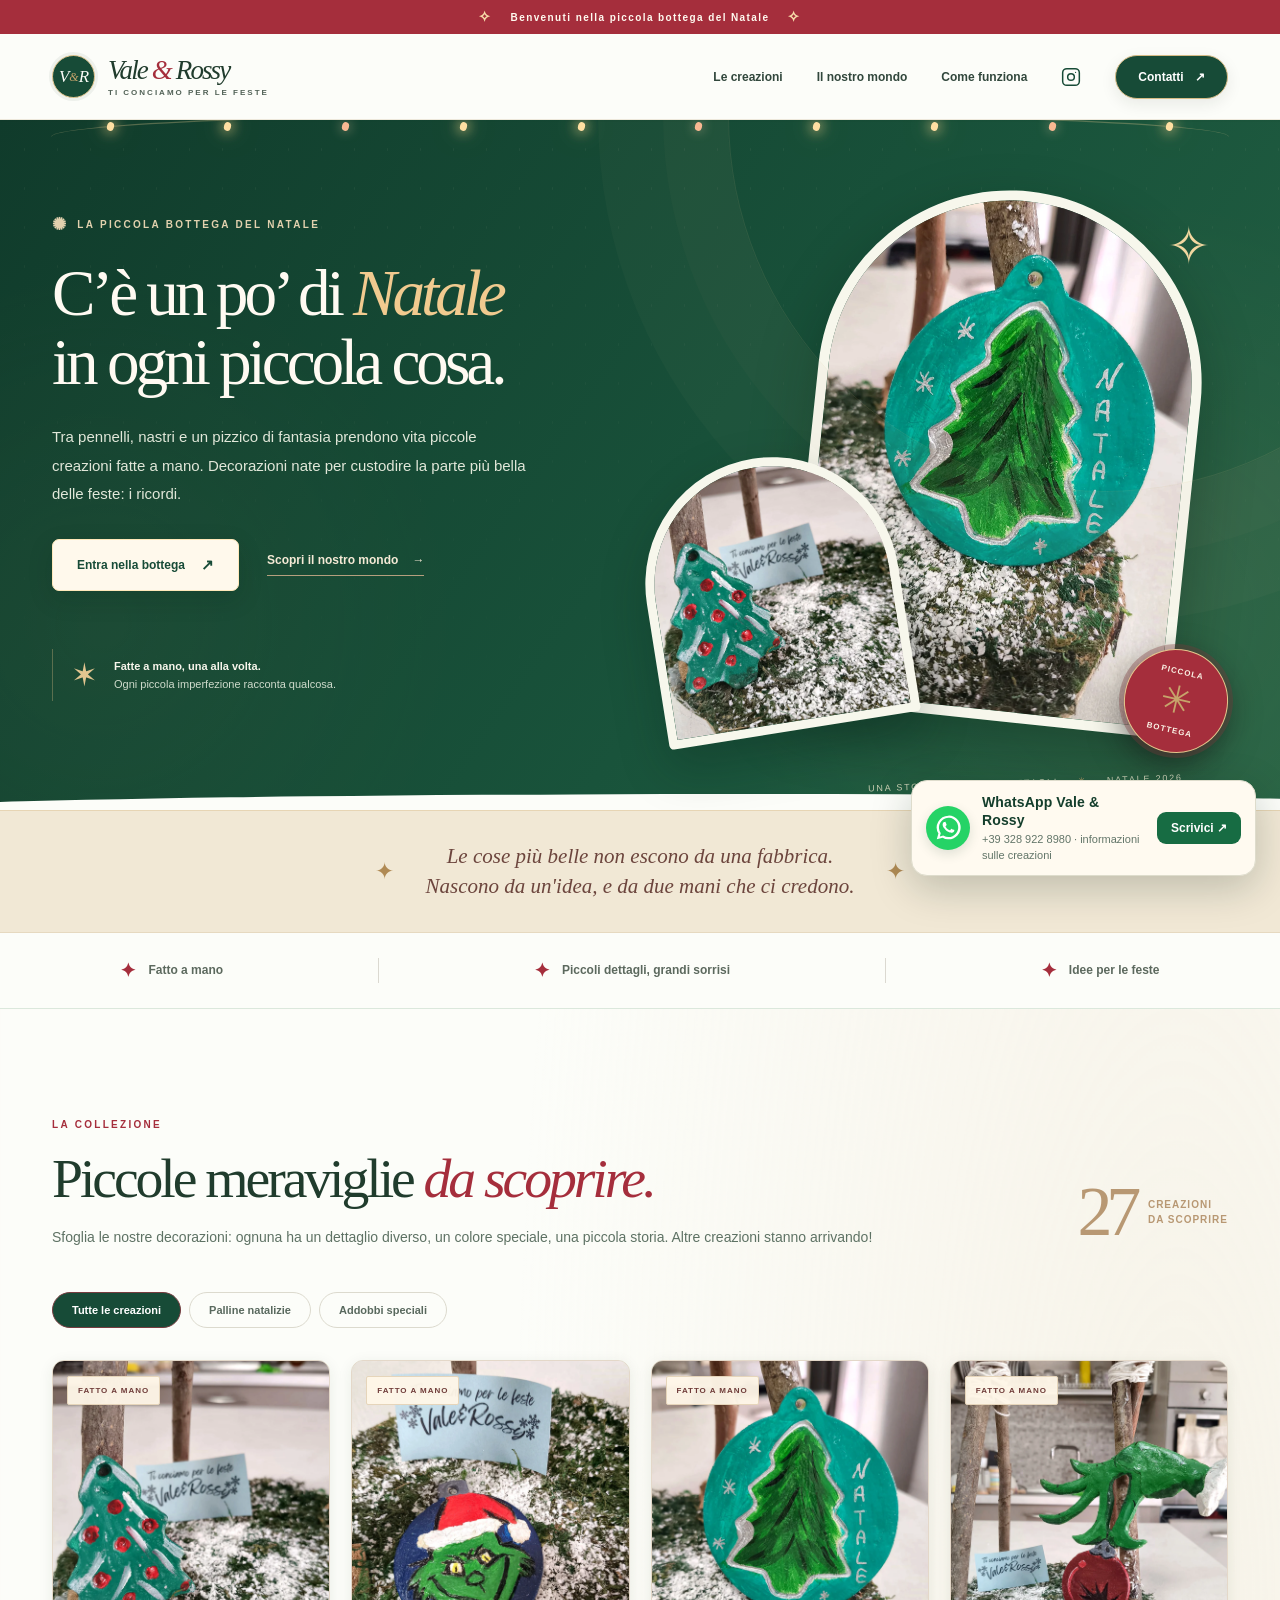
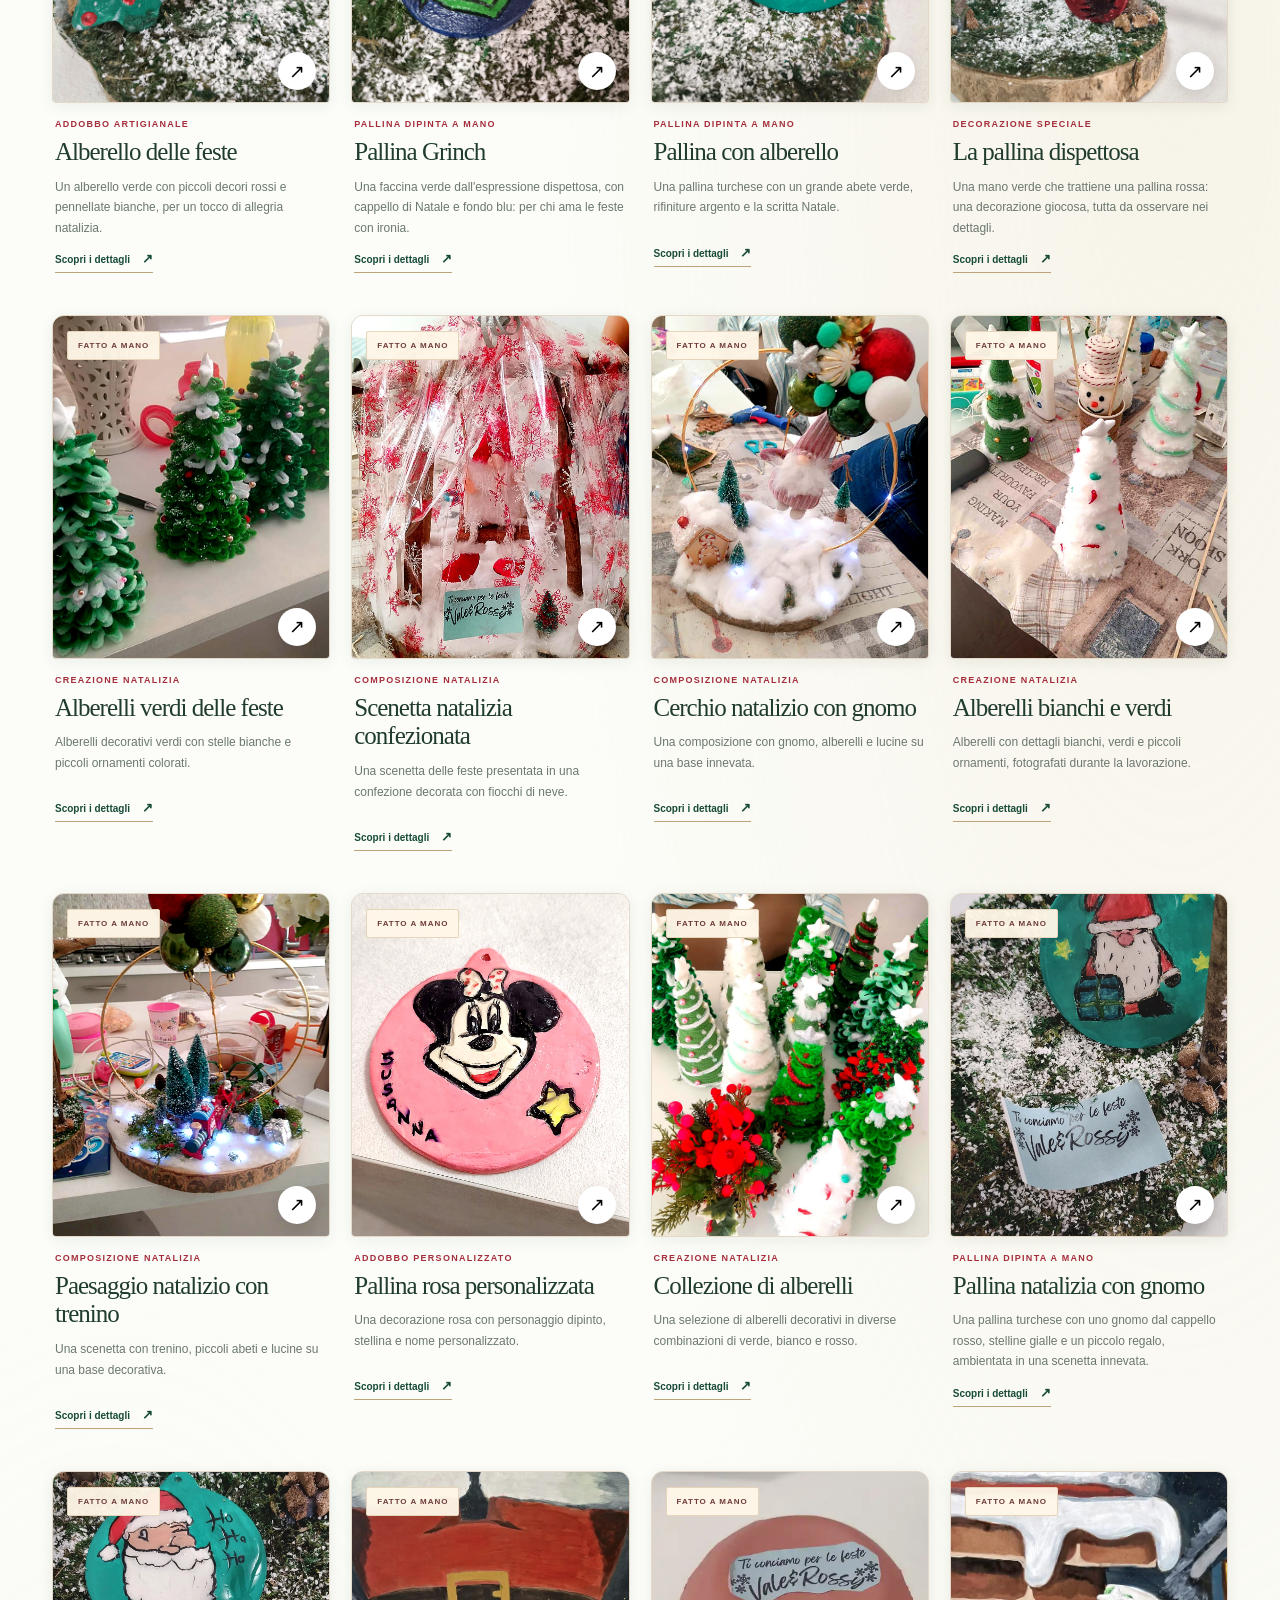
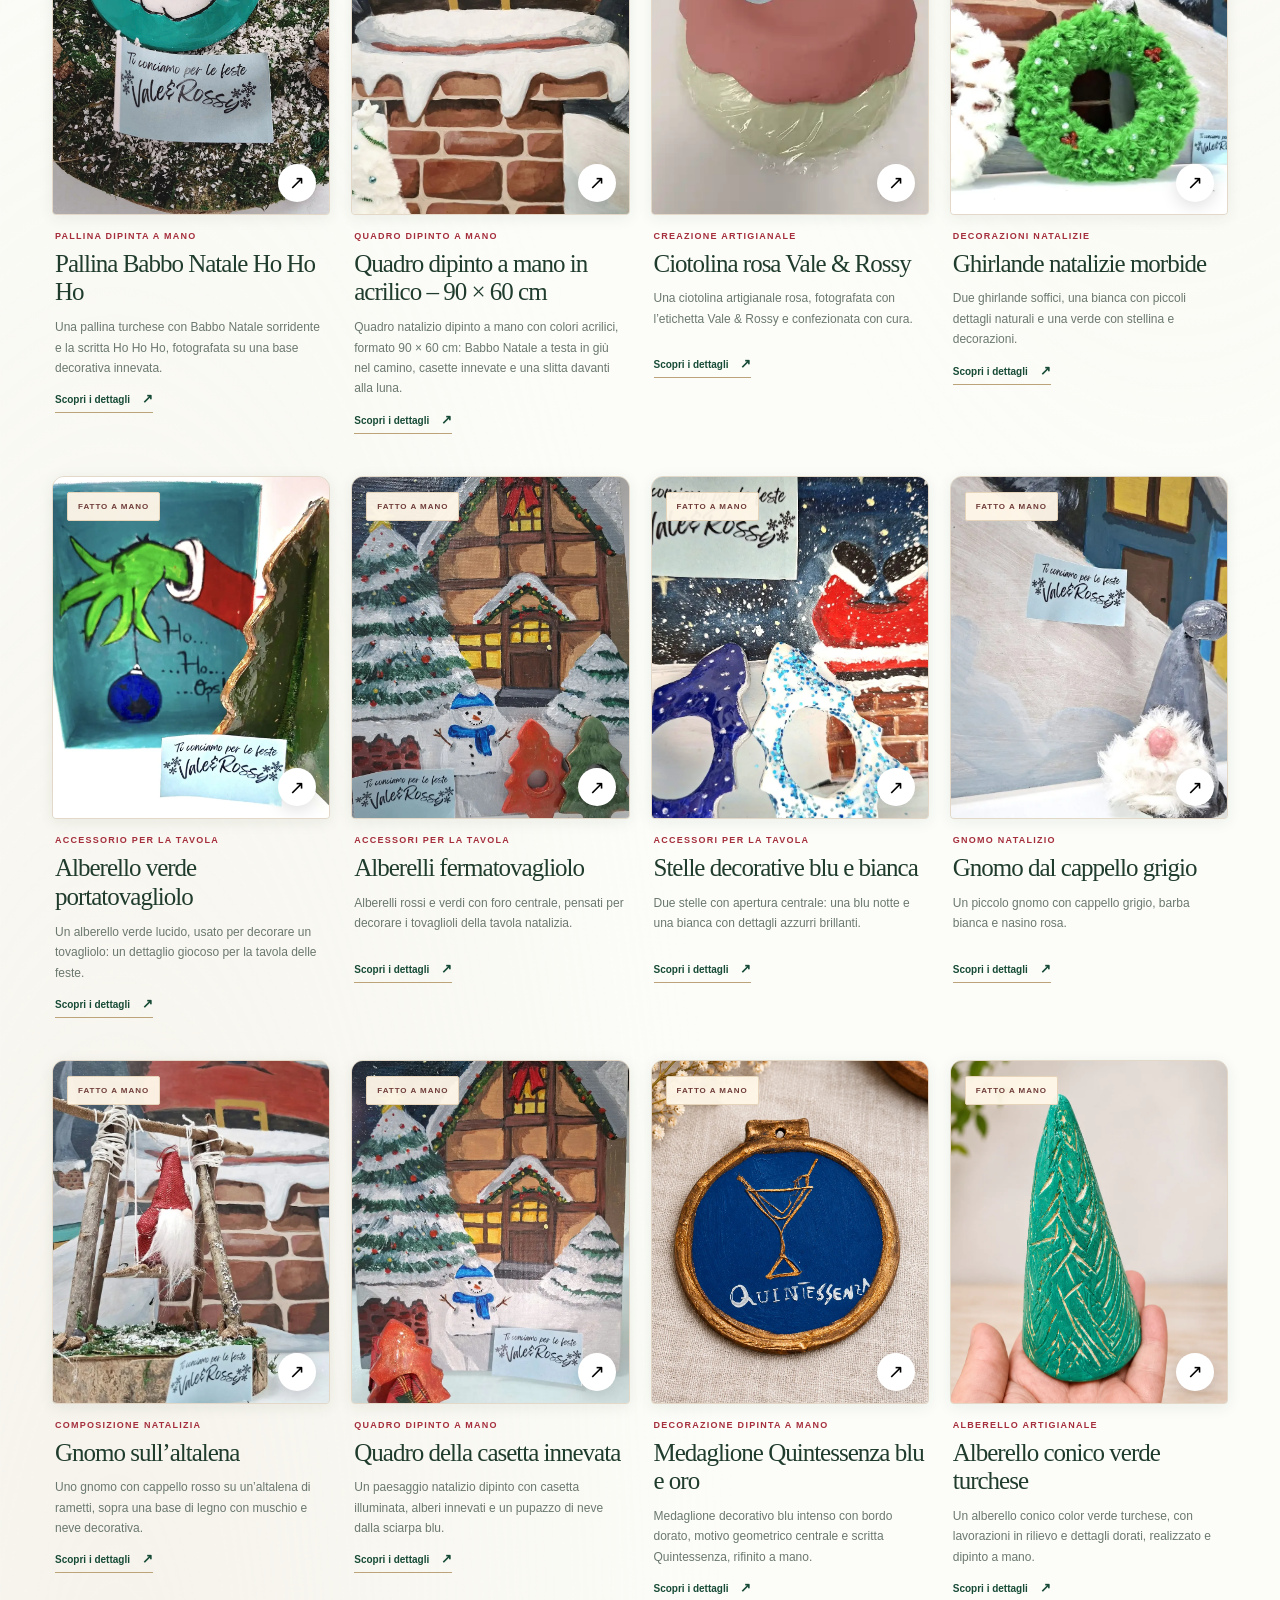
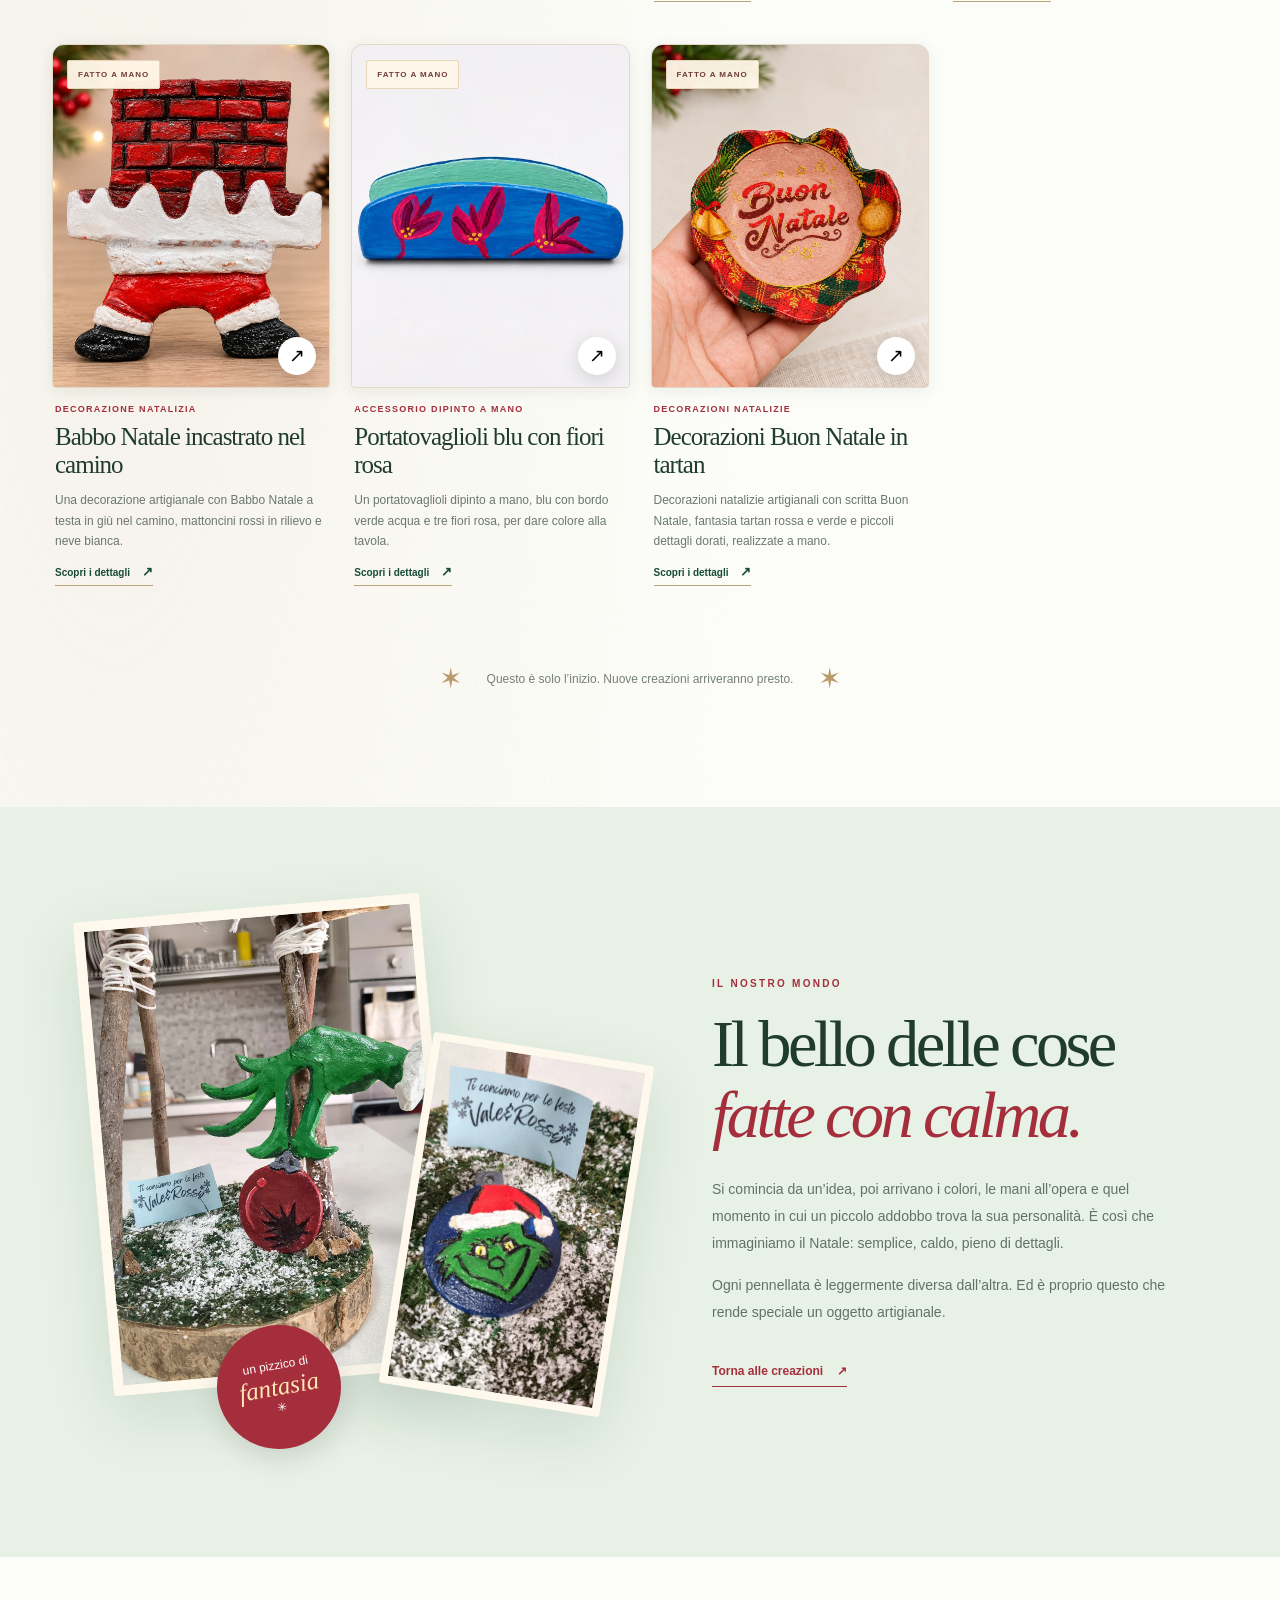
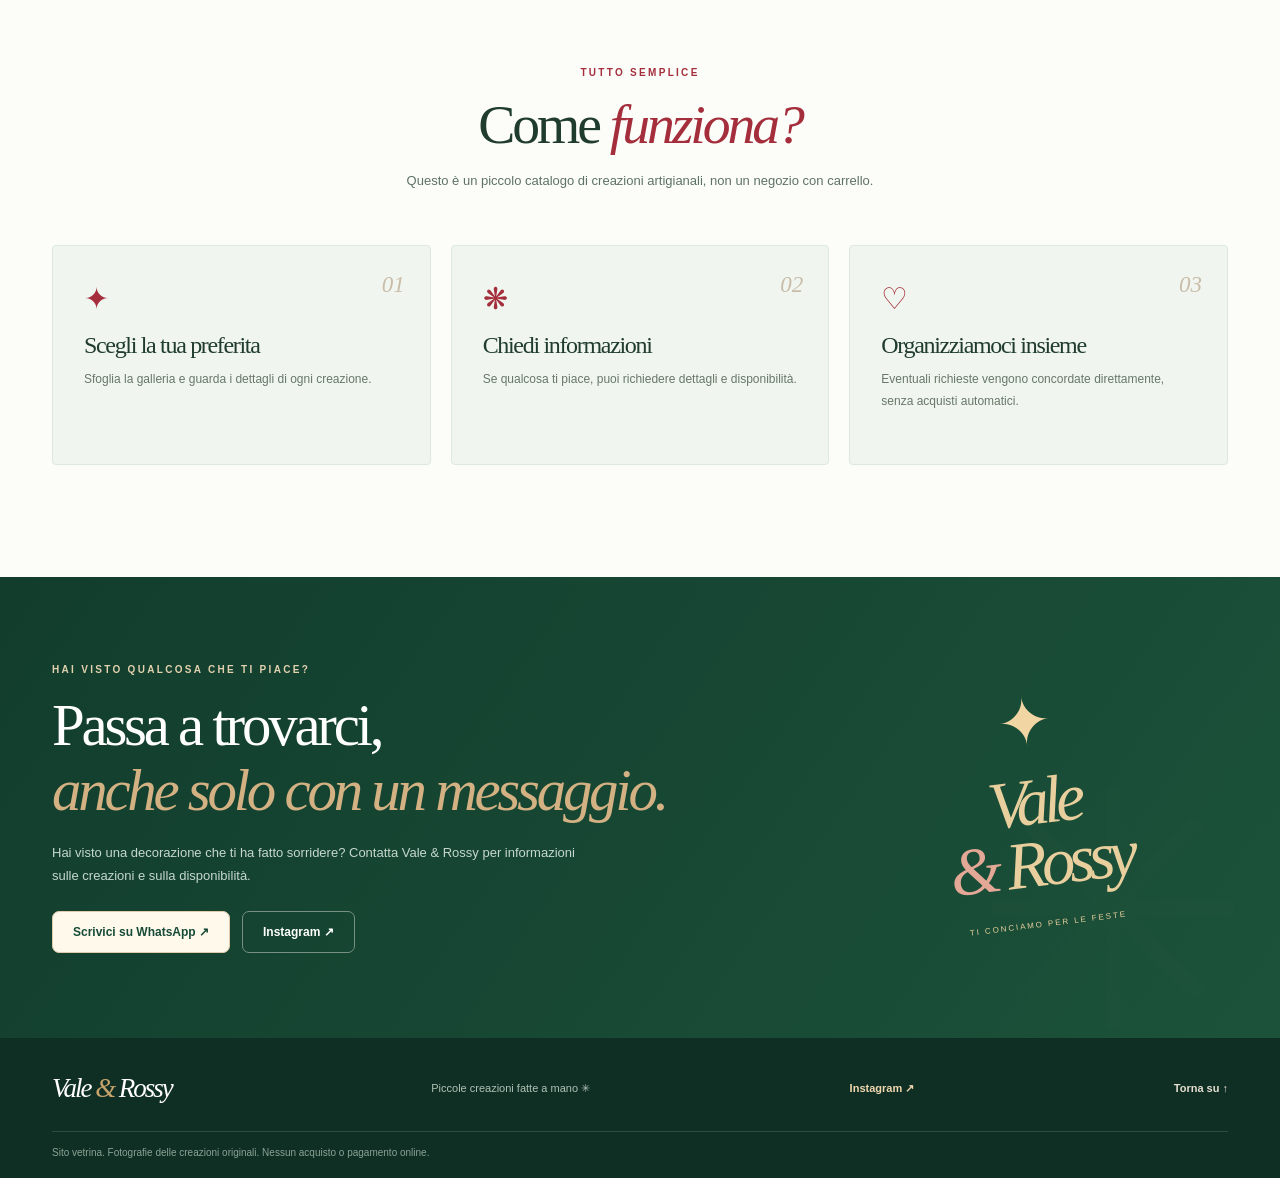
<file: index.html>
<!doctype html>
<html lang="it">
<head>
  <meta charset="utf-8">
  <meta name="viewport" content="width=device-width, initial-scale=1">
  <meta name="theme-color" content="#213c31">
  <meta name="description" content="Vale & Rossy: piccole creazioni natalizie fatte a mano. Scopri le decorazioni e gli addobbi della collezione per le feste.">
  <title>Vale & Rossy — Ti conciamo per le feste</title>
  <link rel="icon" href="assets/favicon.svg" type="image/svg+xml">
  <link rel="preload" href="assets/img/03_pallina_albero_natalizio_primo_piano.webp" as="image">
  <link rel="stylesheet" href="styles.css">
  <script src="config.js" defer></script>
  <script src="products.js" defer></script>
  <script src="script.js" defer></script>
</head>
<body>
  <div class="announcement"><span aria-hidden="true">✧</span> Benvenuti nella piccola bottega del Natale <span aria-hidden="true">✧</span></div>
  <header class="site-header" id="inizio">
    <div class="header-inner shell">
      <a class="brand" href="#inizio" aria-label="Vale e Rossy, torna all'inizio">
        <span class="brand-mark" aria-hidden="true">V<span class="amp">&amp;</span>R</span>
        <span class="brand-wordmark"><strong>Vale <i>&</i> Rossy</strong><small>TI CONCIAMO PER LE FESTE</small></span>
      </a>
      <nav class="nav" id="main-nav" aria-label="Navigazione principale">
        <a href="#collezione">Le creazioni</a>
        <a href="#filosofia">Il nostro mondo</a>
        <a href="#come-funziona">Come funziona</a>
        <a class="nav-social" href="https://www.instagram.com/ticonciamoperlefeste2026/" target="_blank" rel="noopener noreferrer" aria-label="Segui Vale e Rossy su Instagram" title="Instagram Vale & Rossy"><svg xmlns="http://www.w3.org/2000/svg" width="20" height="20" viewBox="0 0 24 24" fill="none" stroke="currentColor" stroke-width="1.8" stroke-linecap="round" stroke-linejoin="round" aria-hidden="true"><rect width="20" height="20" x="2" y="2" rx="5"/><circle cx="12" cy="12" r="4"/><circle cx="17.5" cy="6.5" r=".7" fill="currentColor" stroke="none"/></svg><span>Instagram</span></a>
        <a class="nav-contact" href="#contatti">Contatti <span aria-hidden="true">↗</span></a>
      </nav>
      <button class="menu-toggle" type="button" aria-label="Apri il menu" aria-controls="main-nav" aria-expanded="false"><span></span><span></span><span></span></button>
    </div>
  </header>

  <main>
    <section class="hero" aria-labelledby="hero-title">
      <div class="festive-lights" aria-hidden="true"><i></i><i></i><i></i><i></i><i></i><i></i><i></i><i></i><i></i><i></i></div>
      <div class="hero-grain" aria-hidden="true"></div>
      <div class="hero-wrap shell">
        <div class="hero-copy">
          <span class="eyebrow"><span class="eyebrow-icon">✺</span> LA PICCOLA BOTTEGA DEL NATALE</span>
          <h1 id="hero-title">C’è un po’ di <em>Natale</em><br>in ogni piccola cosa.</h1>
          <p>Tra pennelli, nastri e un pizzico di fantasia prendono vita piccole creazioni fatte a mano. Decorazioni nate per custodire la parte più bella delle feste: i ricordi.</p>
          <div class="hero-actions">
            <a class="button button-light" href="#collezione">Entra nella bottega <span aria-hidden="true">↗</span></a>
            <a class="text-link text-link-light" href="#filosofia">Scopri il nostro mondo <span aria-hidden="true">→</span></a>
          </div>
          <div class="hero-note"><span class="sparkle" aria-hidden="true">✶</span><span><b>Fatte a mano, una alla volta.</b><br>Ogni piccola imperfezione racconta qualcosa.</span></div>
        </div>
        <div class="hero-visual" aria-label="Decorazioni natalizie fatte a mano di Vale e Rossy">
          <div class="hero-frame hero-frame-main"><img src="assets/img/03_pallina_albero_natalizio_primo_piano.webp" alt="Pallina turchese con albero di Natale dipinto a mano" width="1152" height="1536" fetchpriority="high"></div>
          <div class="hero-frame hero-frame-inset"><img src="assets/img/06_alberello_verde_primo_piano.webp" alt="Alberello verde con dettagli rossi e bianchi" width="1152" height="1536"></div>
          <div class="hero-stamp" aria-hidden="true"><span>PICCOLA</span><b>✳</b><span>BOTTEGA</span></div>
          <div class="hero-curve" aria-hidden="true">✧</div><div class="hero-legend" aria-hidden="true">UNA STORIA FATTA DI DETTAGLI <span>— ✳ —</span> NATALE 2026</div>
        </div>
      </div>
      <div class="hero-bottom-wave" aria-hidden="true"></div>
    </section>

    <div class="winter-quote" aria-label="Lo spirito delle creazioni"><span aria-hidden="true">✦</span> <span>Le cose più belle non escono da una fabbrica.<br>Nascono da un'idea, e da due mani che ci credono.</span> <span aria-hidden="true">✦</span></div>
    <section class="intro-strip" aria-label="Caratteristiche della collezione">
      <div class="shell intro-inner">
        <div><span aria-hidden="true">✦</span> Fatto a mano</div>
        <i aria-hidden="true"></i>
        <div><span aria-hidden="true">✦</span> Piccoli dettagli, grandi sorrisi</div>
        <i aria-hidden="true"></i>
        <div><span aria-hidden="true">✦</span> Idee per le feste</div>
      </div>
    </section>

    <section class="collection section-space" id="collezione" aria-labelledby="collection-title">
      <div class="shell">
        <div class="section-heading">
          <div>
            <span class="eyebrow eyebrow-dark">LA COLLEZIONE</span>
            <h2 id="collection-title">Piccole meraviglie <em>da scoprire.</em></h2>
            <p>Sfoglia le nostre decorazioni: ognuna ha un dettaglio diverso, un colore speciale, una piccola storia. Altre creazioni stanno arrivando!</p>
          </div>
          <div class="product-count"><span id="product-count">04</span><small>creazioni<br>da scoprire</small></div>
        </div>
        <div class="filters" role="group" aria-label="Filtra le creazioni">
          <button class="filter active" type="button" data-filter="tutti" aria-pressed="true">Tutte le creazioni</button>
          <button class="filter" type="button" data-filter="palline" aria-pressed="false">Palline natalizie</button>
          <button class="filter" type="button" data-filter="addobbi" aria-pressed="false">Addobbi speciali</button>
        </div>
        <div class="product-grid" id="product-grid" aria-live="polite"></div>
        <div class="collection-tail"><span aria-hidden="true">✶</span><span>Questo è solo l’inizio. Nuove creazioni arriveranno presto.</span><span aria-hidden="true">✶</span></div>
      </div>
    </section>

    <section class="manifesto" id="filosofia" aria-labelledby="manifesto-title">
      <div class="shell manifesto-grid">
        <div class="manifesto-photos">
          <div class="manifesto-photo primary"><img loading="lazy" src="assets/img/01_mano_verde_pallina_ambientata.webp" alt="Decorazione natalizia artigianale allestita su una base con neve finta e legno" width="1152" height="1536"></div>
          <div class="manifesto-photo secondary"><img loading="lazy" src="assets/img/02_addobbo_grinch_primo_piano.webp" alt="Dettaglio di una pallina natalizia dipinta a mano" width="1152" height="1536"></div>
          <div class="manifesto-seal">un pizzico di<br><strong>fantasia</strong> ✳</div>
        </div>
        <div class="manifesto-text">
          <span class="eyebrow eyebrow-dark">IL NOSTRO MONDO</span>
          <h2 id="manifesto-title">Il bello delle cose<br><em>fatte con calma.</em></h2>
          <p>Si comincia da un’idea, poi arrivano i colori, le mani all’opera e quel momento in cui un piccolo addobbo trova la sua personalità. È così che immaginiamo il Natale: semplice, caldo, pieno di dettagli.</p>
          <p>Ogni pennellata è leggermente diversa dall’altra. Ed è proprio questo che rende speciale un oggetto artigianale.</p>
          <a class="text-link" href="#collezione">Torna alle creazioni <span aria-hidden="true">↗</span></a>
        </div>
      </div>
    </section>

    <section class="how section-space" id="come-funziona" aria-labelledby="how-title">
      <div class="shell">
        <div class="how-head"><span class="eyebrow eyebrow-dark">TUTTO SEMPLICE</span><h2 id="how-title">Come <em>funziona?</em></h2><p>Questo è un piccolo catalogo di creazioni artigianali, non un negozio con carrello.</p></div>
        <div class="steps">
          <div class="step"><span class="step-num">01</span><span class="step-icon" aria-hidden="true">✦</span><h3>Scegli la tua preferita</h3><p>Sfoglia la galleria e guarda i dettagli di ogni creazione.</p></div>
          <div class="step"><span class="step-num">02</span><span class="step-icon" aria-hidden="true">❋</span><h3>Chiedi informazioni</h3><p>Se qualcosa ti piace, puoi richiedere dettagli e disponibilità.</p></div>
          <div class="step"><span class="step-num">03</span><span class="step-icon" aria-hidden="true">♡</span><h3>Organizziamoci insieme</h3><p>Eventuali richieste vengono concordate direttamente, senza acquisti automatici.</p></div>
        </div>
      </div>
    </section>

    <section class="contact" id="contatti" aria-labelledby="contact-title">
      <div class="shell contact-inner">
        <div class="contact-decoration" aria-hidden="true">✳</div>
        <div class="contact-copy"><span class="eyebrow">HAI VISTO QUALCOSA CHE TI PIACE?</span><h2 id="contact-title">Passa a trovarci,<br><em>anche solo con un messaggio.</em></h2><p>Hai visto una decorazione che ti ha fatto sorridere? Contatta Vale & Rossy per informazioni sulle creazioni e sulla disponibilità.</p><div id="contact-links" class="contact-links"></div><p class="contact-placeholder" id="contact-placeholder">Il contatto WhatsApp sarà attivo appena avremo il numero ufficiale.</p></div>
        <div class="contact-art" aria-hidden="true"><div class="contact-big-star">✦</div><span>Vale<br><i>&</i> Rossy</span><small>TI CONCIAMO PER LE FESTE</small></div>
      </div>
    </section>
  </main>

  <footer class="footer"><div class="shell footer-inner"><a href="#inizio" class="footer-brand">Vale <i>&</i> Rossy</a><span>Piccole creazioni fatte a mano ✳</span><a class="footer-instagram" href="https://www.instagram.com/ticonciamoperlefeste2026/" target="_blank" rel="noopener noreferrer" aria-label="Visita il profilo Instagram Vale e Rossy">Instagram ↗</a><a href="#inizio">Torna su ↑</a></div><div class="shell footer-small">Sito vetrina. Fotografie delle creazioni originali. Nessun acquisto o pagamento online.</div></footer>


  <!-- Mobile-first floating WhatsApp contact bar: configured in script.js -->
  <a class="whatsapp-sticky" id="whatsapp-sticky" aria-label="WhatsApp Vale e Rossy" hidden>
    <span class="whatsapp-sticky-icon" aria-hidden="true">
      <svg viewBox="0 0 32 32" width="25" height="25" fill="currentColor" focusable="false"><path d="M16 .8A15.1 15.1 0 0 0 3.1 23.7L1 31l7.5-2a15.2 15.2 0 1 0 7.5-28.2Zm0 27.4a12.2 12.2 0 0 1-6.2-1.7l-.5-.3-4.4 1.2 1.2-4.3-.3-.5A12.3 12.3 0 1 1 16 28.2Zm6.7-9.2c-.4-.2-2.2-1.1-2.5-1.2-.4-.1-.6-.2-.8.2-.2.4-1 1.2-1.2 1.4-.2.2-.4.3-.8.1-.4-.2-1.6-.6-3-1.9-1.1-1-1.9-2.2-2.1-2.6-.2-.4 0-.6.2-.8l.6-.7c.2-.2.3-.4.4-.6.1-.3 0-.5 0-.7l-1.2-2.8c-.3-.7-.6-.6-.8-.6h-.7c-.3 0-.7.1-1 .5-.4.4-1.3 1.3-1.3 3.1s1.3 3.6 1.5 3.9c.2.2 2.6 4 6.3 5.5 3.1 1.2 3.7 1 4.4.9.7-.1 2.2-.9 2.5-1.8.3-.9.3-1.7.2-1.8-.1-.2-.3-.3-.7-.5Z"/></svg>
    </span>
    <span class="whatsapp-sticky-copy"><strong id="whatsapp-sticky-title">WhatsApp Vale & Rossy</strong><small id="whatsapp-sticky-subtitle">+39 328 922 8980 · contattaci</small></span>
    <span class="whatsapp-sticky-action" id="whatsapp-sticky-action">Scrivici ↗</span>
  </a>

  <dialog id="product-dialog" class="product-dialog" aria-labelledby="dialog-title"><div class="dialog-layout"><div class="dialog-gallery"><img id="dialog-main-image" alt="" width="1152" height="1536"><div class="dialog-thumbs" id="dialog-thumbs"></div></div><div class="dialog-info"><button id="close-dialog" class="dialog-close" type="button" aria-label="Chiudi scheda">×</button><span class="eyebrow eyebrow-dark">DETTAGLI DELLA CREAZIONE</span><h2 id="dialog-title"></h2><p id="dialog-description"></p><div class="dialog-facts"><span>✦ &nbsp; Creato a mano</span><span>✦ &nbsp; Disponibilità su richiesta</span></div><div class="dialog-actions" id="dialog-actions"><button id="copy-message" class="button button-dark" type="button">Copia richiesta informazioni <span aria-hidden="true">↗</span></button><a id="modal-whatsapp" class="button button-dark" target="_blank" rel="noopener noreferrer" hidden>Scrivi su WhatsApp ↗</a></div><p class="dialog-fineprint">Le immagini mostrano le creazioni artigianali. Piccole differenze tra i pezzi sono possibili.</p><p class="copy-feedback" id="copy-feedback" role="status"></p></div></div></dialog>
</body>
</html>
</file>
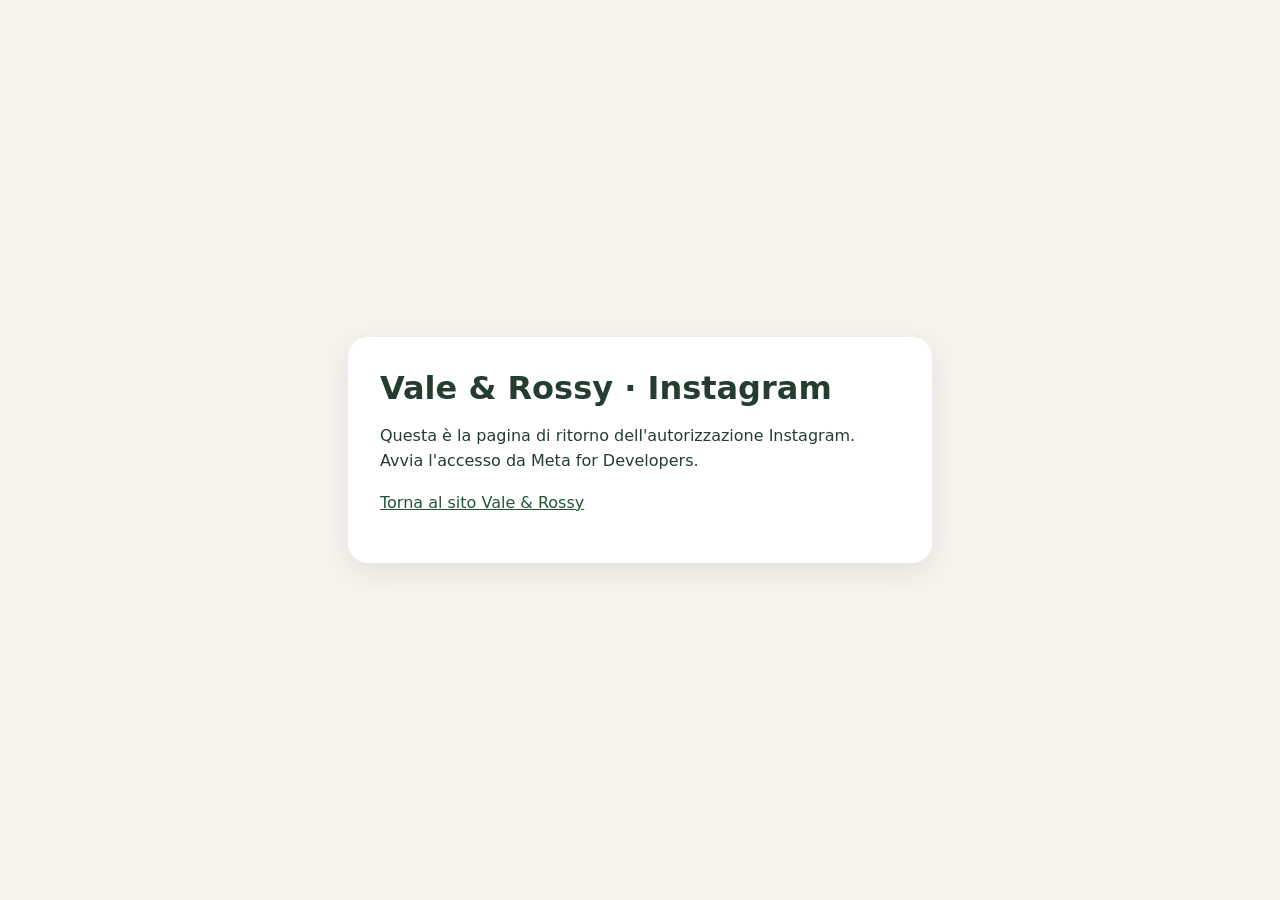
<file: instagram-callback.html>
<!doctype html>
<html lang="it">
<head>
<meta charset="utf-8">
<meta name="viewport" content="width=device-width, initial-scale=1">
<meta name="robots" content="noindex,nofollow,noarchive">
<meta name="referrer" content="no-referrer">
<meta http-equiv="Cache-Control" content="no-store">
<title>Collega Instagram · Vale & Rossy</title>
<style>
:root{color-scheme:light;font-family:system-ui,-apple-system,sans-serif;background:#f7f4ee;color:#253d31}
body{margin:0;min-height:100vh;display:grid;place-items:center;padding:1.25rem;box-sizing:border-box}
main{background:#fff;border-radius:20px;padding:2rem;max-width:520px;box-shadow:0 8px 30px #1e33261a}
h1{margin:0 0 1rem}p{line-height:1.6}button{border:0;border-radius:9px;background:#254635;color:white;font:inherit;padding:.85rem 1rem;cursor:pointer;font-weight:650}
#code{overflow-wrap:anywhere;background:#f1f3f0;padding:1rem;border-radius:9px;font-family:monospace;max-height:150px;overflow:auto}
small{color:#526559}a{color:#245636}#result{font-weight:600}
</style>
</head>
<body>
<main>
<h1>Vale & Rossy · Instagram</h1>
<p id="status" role="status">Verifica del risultato dell'autorizzazione…</p>
<section id="authorization" hidden>
<p>Meta ha reindirizzato correttamente a questo indirizzo. Questo codice di autorizzazione è temporaneo e non è ancora un token di accesso.</p>
<p id="code" aria-label="Codice di autorizzazione"></p>
<button id="copy" type="button">Copia il codice temporaneo</button>
<p id="result" role="status"></p>
<small>Non condividere il codice, questo link o schermate che lo contengono. Torna alla chat per completare in modo sicuro la configurazione con Meta.</small>
</section>
<p><a href="/">Torna al sito Vale & Rossy</a></p>
</main>
<script>
(() => {
"use strict";
const params = new URLSearchParams(location.search);
const code = params.get("code");
const error = params.get("error_description") || params.get("error");
history.replaceState(null, "", location.pathname);
const status=document.querySelector("#status");
if(error){status.textContent="Instagram non ha autorizzato l'accesso. Controlla le autorizzazioni su Meta e riprova.";return}
if(!code){status.textContent="Questa è la pagina di ritorno dell'autorizzazione Instagram. Avvia l'accesso da Meta for Developers.";return}
status.textContent="Autorizzazione ricevuta.";
document.querySelector("#authorization").hidden=false;
document.querySelector("#code").textContent=code;
document.querySelector("#copy").addEventListener("click",async()=>{
  try{await navigator.clipboard.writeText(code);document.querySelector("#result").textContent="Codice temporaneo copiato. Non inserirlo in chat o in un file pubblico."}
  catch{document.querySelector("#result").textContent="Seleziona il codice con il mouse e copialo. Non condividerlo in chat."}
});
})();
</script>
</body>
</html>
</file>
<file: styles.css>
:root{--green:#193f34;--green-deep:#113127;--green-light:#dce7d7;--cream:#fbf9f3;--paper:#f5efe3;--ink:#24362e;--burgundy:#862f42;--gold:#ceaf7e;--muted:#66776d;--line:#e8e2d7;--shadow:0 22px 65px rgba(26,44,34,.13);--shell:min(1220px,calc(100% - 104px))}
*{box-sizing:border-box}html{scroll-behavior:smooth;scroll-padding-top:85px}body{margin:0;background:var(--cream);color:var(--ink);font-family:Inter,ui-sans-serif,-apple-system,BlinkMacSystemFont,"Segoe UI",Arial,sans-serif;-webkit-font-smoothing:antialiased}body:has(dialog[open]){overflow:hidden}img{display:block;max-width:100%;object-fit:cover}a{color:inherit;text-decoration:none}button{font:inherit}button,a{-webkit-tap-highlight-color:transparent}.shell{width:var(--shell);margin-inline:auto}h1,h2,h3,p{margin-top:0}h1,h2,h3{font-family:Georgia,"Times New Roman",serif;letter-spacing:-.055em;font-weight:500}h1 em,h2 em{font-weight:400;color:var(--gold)}.section-space{padding-top:105px;padding-bottom:112px}.eyebrow{display:inline-flex;align-items:center;gap:9px;font-size:10px;font-weight:750;letter-spacing:.23em;color:#e2d1ae}.eyebrow-dark{color:var(--burgundy)}.eyebrow-icon{font-size:17px}.announcement{height:32px;display:flex;gap:18px;align-items:center;justify-content:center;background:var(--burgundy);color:#fffaf0;font-size:10px;letter-spacing:.17em;font-weight:600}.announcement span{font-size:15px;color:#f7dba9}.site-header{background:var(--cream);position:sticky;top:0;z-index:30;box-shadow:0 2px 0 rgba(24,56,45,.055)}.header-inner{height:85px;display:flex;align-items:center;justify-content:space-between;gap:28px}.brand{display:flex;align-items:center;gap:13px;white-space:nowrap}.brand-mark{width:42px;height:42px;display:grid;place-items:center;background:var(--green);border-radius:50%;color:var(--cream);font:italic 19px Georgia,serif;letter-spacing:-.13em;padding-right:4px}.brand-mark .amp{font-size:15px;color:var(--gold)}.brand-wordmark{display:flex;flex-direction:column;gap:4px}.brand-wordmark strong{font:italic 27px Georgia,serif;letter-spacing:-.07em;line-height:1}.brand-wordmark strong i{color:var(--burgundy);font-style:italic}.brand-wordmark small{font-size:8px;font-weight:750;letter-spacing:.25em;color:#526257}.nav{display:flex;align-items:center;gap:34px;font-size:12px;font-weight:650;color:#31473c}.nav>a:not(.nav-contact){transition:color .2s}.nav>a:hover{color:var(--burgundy)}.nav-contact{background:var(--green);color:white!important;padding:14px 22px;border-radius:99px}.nav-contact span{margin-left:8px}.menu-toggle{display:none}.hero{position:relative;background:var(--green);color:#fffaf2;overflow:hidden}.hero-grain{position:absolute;inset:0;opacity:.14;background:radial-gradient(circle at 7% 16%,#889f60 0,transparent 25%),radial-gradient(circle at 92% 75%,#588264 0,transparent 30%);pointer-events:none}.hero-wrap{position:relative;display:grid;grid-template-columns:52% 48%;min-height:650px;align-items:center}.hero-copy{position:relative;z-index:3;padding:75px 24px 108px 0}.hero h1{font-size:clamp(53px,5.05vw,82px);line-height:1.08;margin:24px 0 25px;max-width:730px;letter-spacing:-.065em}.hero h1 em{white-space:nowrap}.hero-copy>p{font-size:15px;line-height:1.9;max-width:530px;color:#d8e3db}.hero-actions{display:flex;align-items:center;gap:28px;flex-wrap:wrap;margin-top:30px}.button{display:inline-flex;align-items:center;gap:16px;justify-content:center;padding:16px 24px;border:0;border-radius:7px;font-weight:750;font-size:12px;cursor:pointer;transition:transform .22s,box-shadow .22s,background .22s}.button:hover{transform:translateY(-2px);box-shadow:0 12px 18px #0002}.button-light{background:#f1e5d1;color:#183c30}.button-light span,.button-dark span{font-size:15px}.button-dark{color:#fff;background:var(--green)}.text-link{font-size:12px;font-weight:750;border-bottom:1px solid var(--burgundy);padding-bottom:8px;color:var(--burgundy);display:inline-flex;align-items:center;gap:14px}.text-link-light{color:#f5ead6;border-bottom-color:#b59f7e}.hero-note{margin-top:58px;display:flex;align-items:center;gap:16px;color:#c9d8cd;font-size:11px;line-height:1.65}.hero-note b{font-weight:650;color:#f8f6ec}.sparkle{font-size:32px;color:#e2c590}.hero-visual{height:100%;position:relative;min-height:650px}.hero-frame{position:absolute;overflow:hidden;box-shadow:0 28px 70px #0004}.hero-frame img{width:100%;height:100%}.hero-frame-main{top:50px;right:6%;height:520px;width:64%;border:9px solid rgba(250,241,220,.9);border-radius:210px 210px 9px 9px;transform:rotate(6deg)}.hero-frame-main img{object-position:center 37%}.hero-frame-inset{bottom:55px;left:5%;height:275px;width:40%;border:8px solid #f7e8d4;border-radius:175px 175px 6px 6px;transform:rotate(-9deg);z-index:2}.hero-frame-inset img{object-position:25% 45%}.hero-stamp{position:absolute;right:0;bottom:60px;background:var(--burgundy);color:#fbf3e6;border-radius:50%;width:104px;height:104px;display:flex;align-items:center;justify-content:center;flex-direction:column;transform:rotate(13deg);z-index:3;box-shadow:0 7px 26px #0002}.hero-stamp span{font-size:8px;letter-spacing:.13em;font-weight:750}.hero-stamp b{font:38px Georgia,serif;line-height:1.3;color:var(--gold)}.hero-curve{position:absolute;right:3%;top:65px;color:#e9bd81;font-size:38px}.hero-bottom-wave{height:35px;position:absolute;bottom:-19px;background:var(--cream);border-radius:60% 45% 0 0;width:130%;left:-15%}.intro-strip{background:var(--cream);border-bottom:1px solid var(--line)}.intro-inner{display:flex;min-height:90px;align-items:center;justify-content:space-around;gap:18px}.intro-inner>div{color:#5c695e;display:flex;align-items:center;gap:12px;font-size:12px;font-weight:670}.intro-inner>div span{color:var(--burgundy);font-size:19px}.intro-inner i{height:25px;border-right:1px solid #dbd9d1}.section-heading{display:flex;align-items:end;justify-content:space-between;gap:30px;margin-bottom:28px}.section-heading h2,.how h2{font-size:clamp(40px,4.35vw,64px);line-height:1.09;margin:16px 0}.section-heading h2 em,.how h2 em{color:var(--burgundy)}.section-heading p{color:var(--muted);font-size:14px;line-height:1.8}.product-count{display:flex;align-items:center;gap:13px;color:#b89873;padding-bottom:12px}.product-count>span{font:70px Georgia,serif;letter-spacing:-.09em}.product-count small{font-size:10px;line-height:1.5;text-transform:uppercase;letter-spacing:.1em;font-weight:800}.filters{display:flex;gap:8px;flex-wrap:wrap;margin:27px 0 32px}.filter{background:transparent;border:1px solid #dcdace;border-radius:99px;padding:11px 19px;color:#59695e;font-size:11px;font-weight:720;cursor:pointer;transition:.2s}.filter.active,.filter:hover{background:var(--green);color:white;border-color:var(--green)}.product-grid{display:grid;grid-template-columns:repeat(4,minmax(0,1fr));gap:21px}.product-card{min-width:0}.card-image{position:relative;display:block;border:0;background:#ede9e0;overflow:hidden;width:100%;padding:0;cursor:pointer;aspect-ratio: .765;border-radius:8px}.card-image img{width:100%;height:100%;object-position:center 43%;transition:transform .6s ease,opacity .3s}.card-image:hover img{transform:scale(1.055)}.card-image .secondary-image{position:absolute;inset:0;opacity:0}.card-image:hover .secondary-image{opacity:1}.card-label{position:absolute;top:15px;left:14px;background:#fbf8f3ed;color:#375141;border-radius:3px;padding:9px 10px;font-size:8px;letter-spacing:.12em;font-weight:850}.card-arrow{position:absolute;bottom:12px;right:13px;width:38px;height:38px;background:white;border-radius:50%;display:grid;place-items:center;font-size:19px;box-shadow:0 4px 17px #0002;transition:.2s}.card-image:hover .card-arrow{background:var(--green);color:white}.card-content{padding:16px 3px 6px}.card-content .type{font-size:9px;font-weight:750;letter-spacing:.14em;color:var(--burgundy);margin-bottom:9px}.card-content h3{font-size:24px;line-height:1.15;letter-spacing:-.04em;margin-bottom:10px}.card-content p{font-size:11px;color:#6b786f;line-height:1.7;margin-bottom:11px;min-height:55px}.card-content button{border:0;padding:0 0 6px;background:transparent;border-bottom:1px solid #bda37a;color:var(--green);font-weight:800;font-size:10px;cursor:pointer}.card-content button span{margin-left:9px;font-size:13px}.collection-tail{display:flex;gap:25px;align-items:center;justify-content:center;margin-top:55px;color:#758075;font-size:12px;text-align:center}.collection-tail span:first-child,.collection-tail span:last-child{font-size:28px;color:#ba9a6d}.manifesto{background:#ede6d9;padding:100px 0 105px;overflow:hidden}.manifesto-grid{display:grid;grid-template-columns:50% 50%;gap:4%;align-items:center}.manifesto-photos{position:relative;height:545px}.manifesto-photo{position:absolute;overflow:hidden;box-shadow:var(--shadow)}.manifesto-photo img{width:100%;height:100%}.manifesto-photo.primary{left:7%;top:0;width:59%;height:475px;transform:rotate(-5deg);border:10px solid #fffdfa}.manifesto-photo.secondary{right:2%;top:140px;width:38%;height:355px;transform:rotate(9deg);border:8px solid #fffdfa}.manifesto-seal{position:absolute;bottom:3px;left:28%;background:var(--burgundy);color:white;border-radius:50%;width:124px;height:124px;display:flex;align-items:center;justify-content:center;flex-direction:column;font-size:12px;line-height:1.25;transform:rotate(-10deg);z-index:5;text-align:center;box-shadow:0 8px 30px #0002}.manifesto-seal strong{font:italic 25px Georgia,serif;color:#ffe7b6}.manifesto-text{padding:10px 0 10px 25px}.manifesto-text h2{font-size:clamp(50px,5.2vw,76px);line-height:1.06;margin:18px 0 26px}.manifesto-text h2 em{color:var(--burgundy)}.manifesto-text p{color:#637166;font-size:14px;line-height:1.92;max-width:465px;margin-bottom:15px}.manifesto-text .text-link{margin-top:23px}.how{background:var(--cream)}.how-head{text-align:center;max-width:560px;margin:0 auto 53px}.how-head h2{margin:14px 0}.how-head h2 em{color:var(--burgundy)}.how-head p{color:var(--muted);font-size:13px;line-height:1.8}.steps{display:grid;grid-template-columns:repeat(3,1fr);gap:20px}.step{position:relative;background:#f2eee6;padding:35px 31px 34px;border:1px solid #ede7db;border-radius:9px;min-height:220px}.step-num{position:absolute;right:25px;top:26px;font:italic 23px Georgia,serif;color:#c9bca8}.step-icon{color:var(--burgundy);font:30px Georgia,serif}.step h3{font-size:24px;margin:16px 0 10px}.step p{color:#687669;font-size:12px;line-height:1.8;margin-bottom:0}.contact{background:var(--green);color:white;position:relative;overflow:hidden}.contact-inner{position:relative;display:grid;grid-template-columns:67% 33%;align-items:center;padding-top:82px;padding-bottom:85px;min-height:390px}.contact-copy{position:relative;z-index:2}.contact h2{font-size:clamp(41px,4.6vw,67px);line-height:1.1;margin:17px 0}.contact h2 em{color:#d3b183}.contact p{font-size:13px;color:#c6d8ce;line-height:1.8;max-width:530px}.contact-links{display:flex;gap:12px;flex-wrap:wrap;margin-top:23px}.contact-links a{border:1px solid #e0ccac;background:#f4e8d1;color:var(--green);border-radius:7px;padding:13px 20px;font-size:12px;font-weight:750}.contact-links a.secondary{background:transparent;color:white;border-color:#789083}.contact-placeholder{font-size:11px!important;color:#91ab9e!important;margin-top:20px}.contact-decoration{position:absolute;right:-90px;bottom:-280px;font:500px Georgia,serif;color:#2d5748;z-index:0}.contact-art{position:relative;display:flex;flex-direction:column;align-items:center;justify-content:center;z-index:1;transform:rotate(-7deg);color:#ead9ba}.contact-art span{font:italic 67px Georgia,serif;line-height:.93;letter-spacing:-.09em;text-align:center}.contact-art span i{color:#e4a896}.contact-art small{font-size:8px;letter-spacing:.24em;margin-top:25px}.contact-big-star{font:65px Georgia,serif;color:#d4b27f;margin-bottom:10px}.footer{background:#0e2c22;color:#b0c1b6}.footer-inner{display:flex;justify-content:space-between;align-items:center;gap:20px;border-bottom:1px solid #2c4c3e;padding-top:35px;padding-bottom:27px;font-size:11px}.footer-brand{font:italic 27px Georgia,serif;color:white;letter-spacing:-.075em}.footer-brand i{color:var(--gold)}.footer-inner>a:last-child{font-weight:740;color:#e6dfd0}.footer-small{padding-top:15px;padding-bottom:20px;color:#8ba396;font-size:10px}.product-dialog{position:fixed;border:0;border-radius:11px;padding:0;max-width:min(960px,94vw);max-height:min(850px,92dvh);width:900px;box-shadow:0 20px 100px #001b10a0;color:var(--ink);background:var(--cream)}.product-dialog::backdrop{background:rgba(12,35,27,.78);backdrop-filter:blur(7px)}.dialog-layout{display:grid;grid-template-columns:49% 51%}.dialog-gallery{background:#ebe6dc;padding:14px;overflow-y:auto;max-height:90dvh}.dialog-gallery>img{width:100%;height:min(590px,66dvh);object-fit:cover;object-position:center 42%;border-radius:5px}.dialog-thumbs{display:flex;gap:7px;margin-top:8px;overflow-x:auto}.dialog-thumbs button{background:none;padding:0;border:2px solid transparent;cursor:pointer;width:69px;height:72px;flex:0 0 auto;border-radius:5px;overflow:hidden}.dialog-thumbs button.current{border-color:var(--burgundy)}.dialog-thumbs img{width:100%;height:100%}.dialog-info{position:relative;padding:70px 36px 40px}.dialog-info h2{font-size:clamp(37px,3.5vw,50px);margin:19px 0}.dialog-info>p{font-size:14px;line-height:1.8;color:#68756c}.dialog-close{position:absolute;right:18px;top:14px;width:36px;height:36px;border:0;border-radius:50%;font-size:26px;cursor:pointer;background:#eae2d5;color:var(--green)}.dialog-facts{display:flex;flex-direction:column;gap:11px;margin:23px 0 26px;color:#4e6757;font-size:12px}.dialog-actions{display:flex;flex-direction:column;gap:10px;align-items:flex-start}.dialog-actions .button{width:100%}.dialog-fineprint{margin-top:24px;font-size:10px!important;color:#90968c!important}.copy-feedback{font-weight:750;color:#176a49!important;font-size:12px!important}
@media(max-width:1100px){:root{--shell:min(1100px,calc(100% - 66px))}.hero-wrap{grid-template-columns:56% 44%}.hero h1{font-size:clamp(49px,5.4vw,66px)}.hero-frame-main{width:72%;right:1%}.hero-frame-inset{width:48%;left:-2%}.nav{gap:17px}.product-grid{gap:14px}.card-content h3{font-size:21px}}
@media(max-width:760px){:root{--shell:calc(100% - 34px)}.announcement{font-size:9px;letter-spacing:.09em}.header-inner{height:71px}.brand-mark{width:38px;height:38px}.brand-wordmark strong{font-size:24px}.brand-wordmark small{font-size:7px}.menu-toggle{display:flex;width:41px;height:41px;flex-direction:column;align-items:center;justify-content:center;gap:5px;border:1px solid #d4dbcf;border-radius:50%;background:transparent;cursor:pointer;z-index:5}.menu-toggle span{display:block;width:17px;height:2px;border-radius:5px;background:var(--green)}.nav{position:absolute;top:71px;left:0;right:0;background:var(--cream);padding:18px 18px 25px;display:none;flex-direction:column;align-items:stretch;box-shadow:0 13px 20px #0002;gap:0}.nav.is-open{display:flex}.nav>a{padding:15px 17px!important;border-bottom:1px solid #eee5d9}.nav-contact{margin-top:10px;text-align:center;border-radius:6px}.hero-wrap{display:flex;flex-direction:column;min-height:auto}.hero-copy{padding:55px 0 15px}.hero h1{font-size:clamp(49px,10vw,72px);margin:20px 0}.hero-copy>p{font-size:13px;max-width:520px}.hero-note{margin-top:29px}.hero-visual{width:100%;height:500px;min-height:500px}.hero-frame-main{height:420px;width:62%;top:30px;right:7%}.hero-frame-inset{height:233px;width:39%;bottom:18px;left:8%}.hero-stamp{bottom:39px;right:1%;width:79px;height:79px}.hero-stamp b{font-size:25px}.hero-stamp span{font-size:6px}.intro-inner{min-height:81px;justify-content:center;flex-wrap:wrap;gap:14px 20px;padding-block:19px}.intro-inner>div{font-size:10px}.intro-inner i{display:none}.section-space{padding-top:65px;padding-bottom:70px}.section-heading{align-items:start}.section-heading h2{font-size:clamp(38px,7vw,55px)}.product-count>span{font-size:44px}.product-count small{font-size:8px}.product-grid{grid-template-columns:repeat(2,minmax(0,1fr));gap:25px 13px}.card-content h3{font-size:22px}.card-content p{min-height:0}.card-label{font-size:7px;padding:7px;top:9px;left:8px}.manifesto{padding:70px 0}.manifesto-grid{display:flex;flex-direction:column;gap:15px}.manifesto-photos{width:100%;height:480px}.manifesto-photo.primary{left:3%;width:59%;height:400px}.manifesto-photo.secondary{right:3%;height:300px}.manifesto-text{padding:0}.manifesto-text h2{font-size:65px}.steps{grid-template-columns:1fr;gap:12px}.step{min-height:0;padding:24px}.step h3{margin:7px 0}.contact-inner{grid-template-columns:1fr;padding-top:65px;padding-bottom:58px}.contact h2{font-size:clamp(40px,8vw,60px)}.contact-art{display:none}.footer-inner{flex-wrap:wrap}.dialog-layout{grid-template-columns:1fr}.product-dialog{max-height:94dvh;width:min(550px,95vw)}.dialog-gallery{max-height:none}.dialog-gallery>img{height:min(44dvh,450px)}.dialog-info{padding:25px 23px 25px}.dialog-info h2{font-size:32px;margin:13px 0}.dialog-facts{margin:17px 0}.dialog-close{top:10px}.dialog-fineprint{margin-top:10px}}
@media(max-width:420px){.hero-actions{gap:21px}.hero-frame-main{width:70%;right:0}.hero-frame-inset{left:1%;width:43%}.hero-visual{height:430px;min-height:430px}.hero-frame-main{height:367px}.hero-frame-inset{height:200px}.hero-stamp{right:1%;bottom:23px}.section-heading{gap:9px}.product-count{gap:6px}.product-count>span{font-size:35px}.section-heading p{font-size:12px}.card-content h3{font-size:20px}.card-content p{font-size:10px}.filters{gap:6px}.filter{padding:10px 12px;font-size:10px}.manifesto-photos{height:382px}.manifesto-photo.primary{height:335px}.manifesto-photo.secondary{height:250px;top:90px}.manifesto-seal{bottom:0;left:24%;width:95px;height:95px;font-size:10px}.manifesto-seal strong{font-size:19px}.footer-inner span{order:4;width:100%}}
@media(prefers-reduced-motion:reduce){html{scroll-behavior:auto}*,*::before,*::after{transition-duration:.01ms!important;animation-duration:.01ms!important}}
[hidden]{display:none!important}

/* Vale & Rossy 2.0 — La bottega di Natale. Tutte le fotografie restano originali. */
:root{--green:#213e32;--green-deep:#142f27;--green-light:#e2e5d2;--cream:#fffaf0;--paper:#f4ebdb;--ink:#2d372b;--burgundy:#783b3e;--gold:#d5af73;--muted:#777b6b;--line:#e9dfce;--shadow:0 22px 65px rgba(26,44,34,.15)}
body{background:var(--cream)}
.announcement{height:34px;background:#793b3c;letter-spacing:.14em}
.site-header{background:#fffaf1ef;backdrop-filter:blur(16px);border-bottom:1px solid #dfd3bd80}
.brand-mark{border:1px solid #e2c58e;box-shadow:0 0 0 3px #213e3210}
.brand-wordmark strong{font-weight:400}
.nav-contact{border:1px solid #d6bb85;box-shadow:0 5px 16px #18271916}
.hero{background:radial-gradient(ellipse at 16% 29%,#415944aa 0%,transparent 39%),radial-gradient(ellipse at 97% 12%,#b8a07221 0%,transparent 33%),linear-gradient(137deg,#254538,#112e27 83%)}
.hero::before{content:'';position:absolute;inset:0;opacity:.13;pointer-events:none;background-image:radial-gradient(#f7edcf 0.8px,transparent 1px);background-size:33px 39px;background-position:8px 10px;mask-image:linear-gradient(#0007,transparent 90%)}
.hero::after{content:'';position:absolute;right:-200px;top:-380px;width:750px;height:750px;border-radius:50%;border:1px solid #cbb78420;box-shadow:0 0 0 65px #b9a97608,0 0 0 130px #cfbb9008;pointer-events:none}
.hero-grain{opacity:.25;background:radial-gradient(circle at 8% 73%,#79865955 0,transparent 30%),radial-gradient(circle at 89% 72%,#e0bc8155 0,transparent 35%)}
.hero-wrap{min-height:690px}
.hero-copy{padding-top:93px}
.hero h1{max-width:750px;line-height:1.07;letter-spacing:-.062em;font-size:clamp(51px,5.1vw,85px)}
.hero h1 em{color:#f1ca8f;font-weight:400}
.hero-copy>p{color:#e1e7d9;font-size:15px;max-width:480px;line-height:1.9}
.hero-note{padding-left:18px;border-left:1px solid #bda87867;color:#cfdbcc}
.button-light{background:#f3e3c3;border:1px solid #ffe8ba;box-shadow:0 8px 25px #061f1327}
.button-light:hover{background:#fff2d9}
.hero-frame-main{top:70px;right:6%;width:68%;height:530px;border:10px solid #f9ead1;box-shadow:0 24px 60px #04191055}
.hero-frame-inset{left:-3%;bottom:78px;width:45%;height:275px;border:9px solid #faf0df;box-shadow:0 20px 48px #081d1545}
.hero-stamp{bottom:57px;right:0;background:#864046;border:1px solid #e5c68d;box-shadow:0 0 0 5px #7b393c5a,0 11px 33px #1119}
.hero-curve{font-size:52px;top:96px;color:#f2d7a0}
.hero-legend{position:absolute;right:8%;bottom:22px;font-size:9px;letter-spacing:.2em;color:#c7cdb2;z-index:3;transform:rotate(-2deg)}.hero-legend span{color:var(--gold)}
.festive-lights{position:absolute;z-index:4;top:-8px;left:4%;right:4%;height:50px;display:flex;align-items:flex-start;justify-content:space-around;pointer-events:none;border-top:2px solid #d1ba865c;border-radius:50%}
.festive-lights i{width:7px;height:9px;border-radius:50%;background:#ffdfa2;box-shadow:0 0 12px 3px #ffd68f78,0 0 27px #f7c783a6;margin-top:8px;transform:rotate(15deg);animation:twinkle 4s ease-in-out infinite alternate}
.festive-lights i:nth-child(3n){background:#f9b892;box-shadow:0 0 12px #ffd6aeaa;animation-delay:-1.2s}.festive-lights i:nth-child(2n){animation-delay:-2.1s}
@keyframes twinkle{from{opacity:.46;box-shadow:0 0 5px 1px #ffdd9a55}to{opacity:1;box-shadow:0 0 12px 4px #fbd0928a}}
.winter-quote{background:#f1e8d5;padding:30px 20px;color:#6c453d;text-align:center;display:flex;align-items:center;justify-content:center;gap:32px;font:italic 21px/1.45 Georgia,serif;border-top:1px solid #e7d5b4;border-bottom:1px solid #e6d9c0}
.winter-quote>span:first-child,.winter-quote>span:last-child{font:23px Georgia,serif;color:#b08a54}.intro-inner{min-height:75px}.intro-strip{background:#fffaf0}
.collection{background:radial-gradient(ellipse at 92% 13%,#ecdfc755,transparent 40%),radial-gradient(ellipse at 9% 86%,#e5d9c94d,transparent 38%),var(--cream)}
.section-heading h2 em,.how h2 em{color:#91494a}
.product-card{padding-bottom:15px;transition:transform .35s ease}.product-card:hover{transform:translateY(-4px)}
.card-image{border-radius:12px 12px 4px 4px;box-shadow:0 3px 15px #17342113;aspect-ratio:.81;border:1px solid #e4d8c9}
.card-label{color:#6f3c39;background:#fff7e8f3;border:1px solid #e6d5ba;border-radius:2px}
.card-content h3{font-size:25px}.card-content p{font-size:12px}.filter.active,.filter:hover{background:#763b3f;border-color:#763b3f}
.manifesto{background:radial-gradient(circle at 10% 70%,#eed4b78c,transparent 40%),linear-gradient(132deg,#f0e5d1,#f7f1e6)}
.manifesto-photo{border-radius:3px}.manifesto-photo.primary{border-color:#fff9ed}.manifesto-photo.secondary{border-color:#fff9ed}
.manifesto-seal{background:#884344}.manifesto-text h2 em{color:#8a4144}
.how{background:#fffdf7}.step{background:linear-gradient(170deg,#fbf5ea,#f1e8d7);border:1px solid #e6d8c2;border-radius:4px}.step:hover{box-shadow:0 14px 35px #182a2110}
.contact{background:radial-gradient(ellipse at 84% 35%,#657a494d,transparent 50%),linear-gradient(118deg,#173328,#2d4f3a)}
.contact-art{color:#e9cf9d}.contact-big-star{color:#f1d5a2}.contact-decoration{color:#5b7a5e33}
.footer{background:#12281e}.dialog-info{background:#fffaf0}.dialog-gallery{background:#f0e6d6}
@media(max-width:1100px){.hero h1{font-size:clamp(48px,5.6vw,70px)}.hero-frame-main{width:73%;right:0}.hero-frame-inset{left:-2%}.hero-legend{right:2%}}
@media(max-width:760px){.hero-copy{padding:70px 0 12px}.hero h1{font-size:clamp(44px,9.1vw,68px)}.hero-visual{height:485px;min-height:485px}.hero-frame-main{top:22px;height:415px;width:66%;right:7%}.hero-frame-inset{bottom:18px;height:228px;width:43%;left:5%}.hero-legend{font-size:7px;bottom:12px}.hero-stamp{bottom:49px}.hero-curve{top:30px}.winter-quote{font-size:16px;padding:23px 15px;gap:12px}.product-card:hover{transform:none}}
@media(max-width:420px){.hero h1{font-size:44px;max-width:360px}.hero h1 em{white-space:normal}.hero-visual{height:430px;min-height:430px}.hero-frame-main{height:360px;width:69%;top:13px;right:3%}.hero-frame-inset{height:205px;width:42%;bottom:20px;left:0}.hero-stamp{width:69px;height:69px;bottom:57px}.hero-legend{letter-spacing:.06em;right:5%;bottom:8px}.winter-quote{font-size:14px}.winter-quote>span:first-child,.winter-quote>span:last-child{font-size:16px}.card-content h3{font-size:20px}.card-content p{font-size:11px}}
@media(prefers-reduced-motion:reduce){.festive-lights i{animation:none}}

/* Vale & Rossy — palette Natale: verde bosco, rosso caldo, avorio. */
:root{--green:#174b37;--green-deep:#103b2b;--green-light:#e4efe5;--cream:#fcfdf9;--paper:#f0f6ed;--ink:#203c2d;--burgundy:#a52e3c;--gold:#c6a46b;--muted:#5e7264;--line:#dbe8dc;--shadow:0 22px 65px rgba(16,59,43,.12)}
body,.site-header,.intro-strip,.how{background:var(--cream)}
.hero{background:linear-gradient(125deg,#103b2b 0%,#19533b 60%,#246244 100%)}
.manifesto{background:#e8f1e6}
.step{background:#f0f6ef;border-color:#dce9dc}
.card-image,.dialog-gallery{background:#e6eee4}
.button-light,.contact-links a{background:#fff9ec;color:#174b37}
.announcement,.hero-stamp,.manifesto-seal{background:#a52e3c}
.filter.active,.filter:hover,.nav-contact,.button-dark{background:#174b37}
.card-content .type,.eyebrow-dark,.section-heading h2 em,.how h2 em,.manifesto-text h2 em{color:#a52e3c}
.hero-frame-main,.hero-frame-inset{border-color:#f7f7ec}
.contact{background:linear-gradient(125deg,#123d2d,#1c523a)}
.footer{background:#102f24}
@media(prefers-reduced-motion:reduce){*,*::before,*::after{scroll-behavior:auto!important;animation-duration:.01ms!important;transition-duration:.01ms!important}}

/* Mobile header and demo WhatsApp — scoped fixes */
.brand-mark{flex:0 0 43px;width:43px;height:43px;padding:0!important;display:flex;align-items:center;justify-content:center;gap:1px;font:italic 17px/1 Georgia,serif!important;letter-spacing:-.06em!important;white-space:nowrap;overflow:hidden;box-sizing:border-box}
.brand-mark .amp{font-size:12px!important;line-height:1;align-self:center}
.whatsapp-demo{position:relative;z-index:3;display:inline-flex;align-items:center;gap:12px;max-width:100%;padding:13px 16px;margin-top:22px;border-radius:12px;background:#f9f4e8;color:#1b4432;box-shadow:0 6px 22px #001b111f;font-family:inherit;box-sizing:border-box}
.whatsapp-demo-icon{flex:0 0 42px;width:42px;height:42px;border-radius:50%;display:grid;place-items:center;background:#25d366;color:white}
.whatsapp-demo>span:last-child{min-width:0;display:flex;flex-direction:column;gap:3px}
.whatsapp-demo strong{font-size:14px;line-height:1.3}
.whatsapp-demo small{font-size:11px;line-height:1.4;color:#53695a;overflow-wrap:anywhere}
.contact-placeholder{display:none!important}
.contact-decoration{pointer-events:none!important;z-index:0!important;opacity:.15!important;font-size:clamp(150px,26vw,350px)!important;right:-25px!important;bottom:-70px!important}
@media(max-width:760px){.brand-mark{flex-basis:40px;width:40px;height:40px}.contact-decoration{display:none!important}.contact-copy{min-width:0}.contact h2{overflow-wrap:break-word}.whatsapp-demo{width:100%;max-width:390px}}

/* Floating WhatsApp contact — mobile-first, safe-area aware */
.whatsapp-sticky[hidden]{display:none!important}
.whatsapp-sticky{position:fixed;z-index:65;bottom:0;left:0;right:0;display:flex;align-items:center;gap:12px;padding:12px max(18px,env(safe-area-inset-right)) calc(12px + env(safe-area-inset-bottom)) max(18px,env(safe-area-inset-left));min-height:72px;background:#fffaf0;color:#143e2c;border-top:1px solid #dddbc9;box-shadow:0 -8px 30px #122d1f24;text-decoration:none;box-sizing:border-box;cursor:default}
.whatsapp-sticky-icon{display:grid;place-items:center;flex:0 0 44px;width:44px;height:44px;border-radius:50%;background:#25d366;color:white;box-shadow:0 4px 12px #123d2d24}
.whatsapp-sticky-copy{min-width:0;flex:1;display:flex;flex-direction:column;gap:3px}
.whatsapp-sticky-copy strong{font-size:14px;letter-spacing:.01em;line-height:1.3;font-weight:780}
.whatsapp-sticky-copy small{font-size:11px;line-height:1.4;color:#627568;overflow-wrap:anywhere}
.whatsapp-sticky-action{flex:0 0 auto;padding:10px 14px;border-radius:9px;background:#e5eae3;color:#577062;font-size:12px;line-height:1;font-weight:800}
.whatsapp-sticky.is-active{cursor:pointer}
.whatsapp-sticky.is-active .whatsapp-sticky-action{background:#176c43;color:#fff}
.whatsapp-sticky.is-active:focus-visible{outline:3px solid #bb914e;outline-offset:-4px}
body:has(.whatsapp-sticky:not([hidden])){padding-bottom:calc(72px + env(safe-area-inset-bottom))}
body:has(.product-dialog[open]) .whatsapp-sticky{visibility:hidden;pointer-events:none}
@media(min-width:761px){
 .whatsapp-sticky{left:auto;right:24px;bottom:24px;width:min(345px,calc(100vw - 48px));border:1px solid #dedccc;border-radius:16px;padding:12px 14px;box-shadow:0 12px 40px #08201738;min-height:70px}
 body:has(.whatsapp-sticky:not([hidden])){padding-bottom:0}
}
@media(prefers-reduced-motion:reduce){.whatsapp-sticky{transition:none}}

/* Instagram Vale & Rossy: icona in navigazione e link esplicito nel footer */
.nav-social{display:inline-flex;align-items:center;justify-content:center;gap:8px;color:#174b37;white-space:nowrap;flex-shrink:0}
.nav-social svg{display:block;flex:0 0 20px}
.nav-social span{display:none}
.nav-social:hover,.nav-social:focus-visible{color:var(--burgundy)}
.footer-instagram{font-weight:750;color:#f1d8b0;white-space:nowrap}
.footer-instagram:hover,.footer-instagram:focus-visible{text-decoration:underline;text-underline-offset:4px}
@media(max-width:760px){.nav-social{justify-content:flex-start}.nav-social span{display:inline}.nav-social svg{width:20px;height:20px}}
</file>
